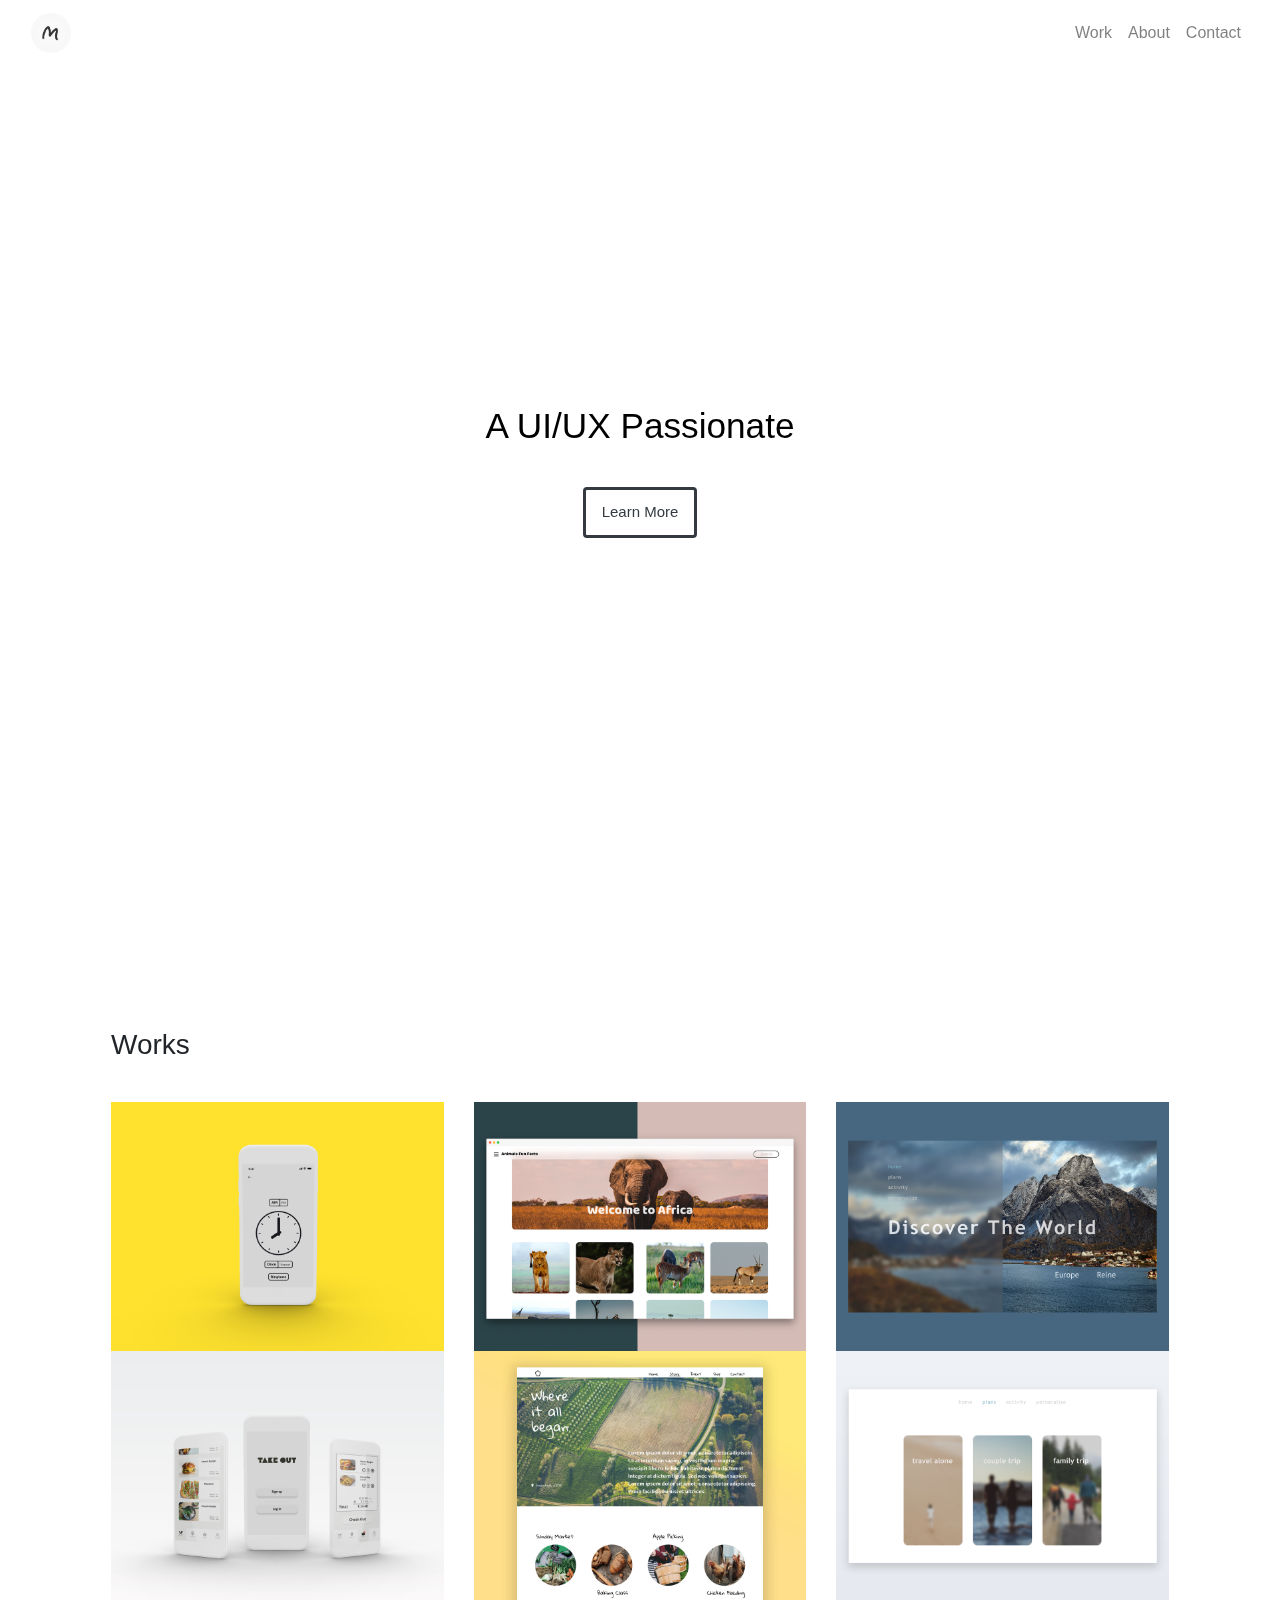
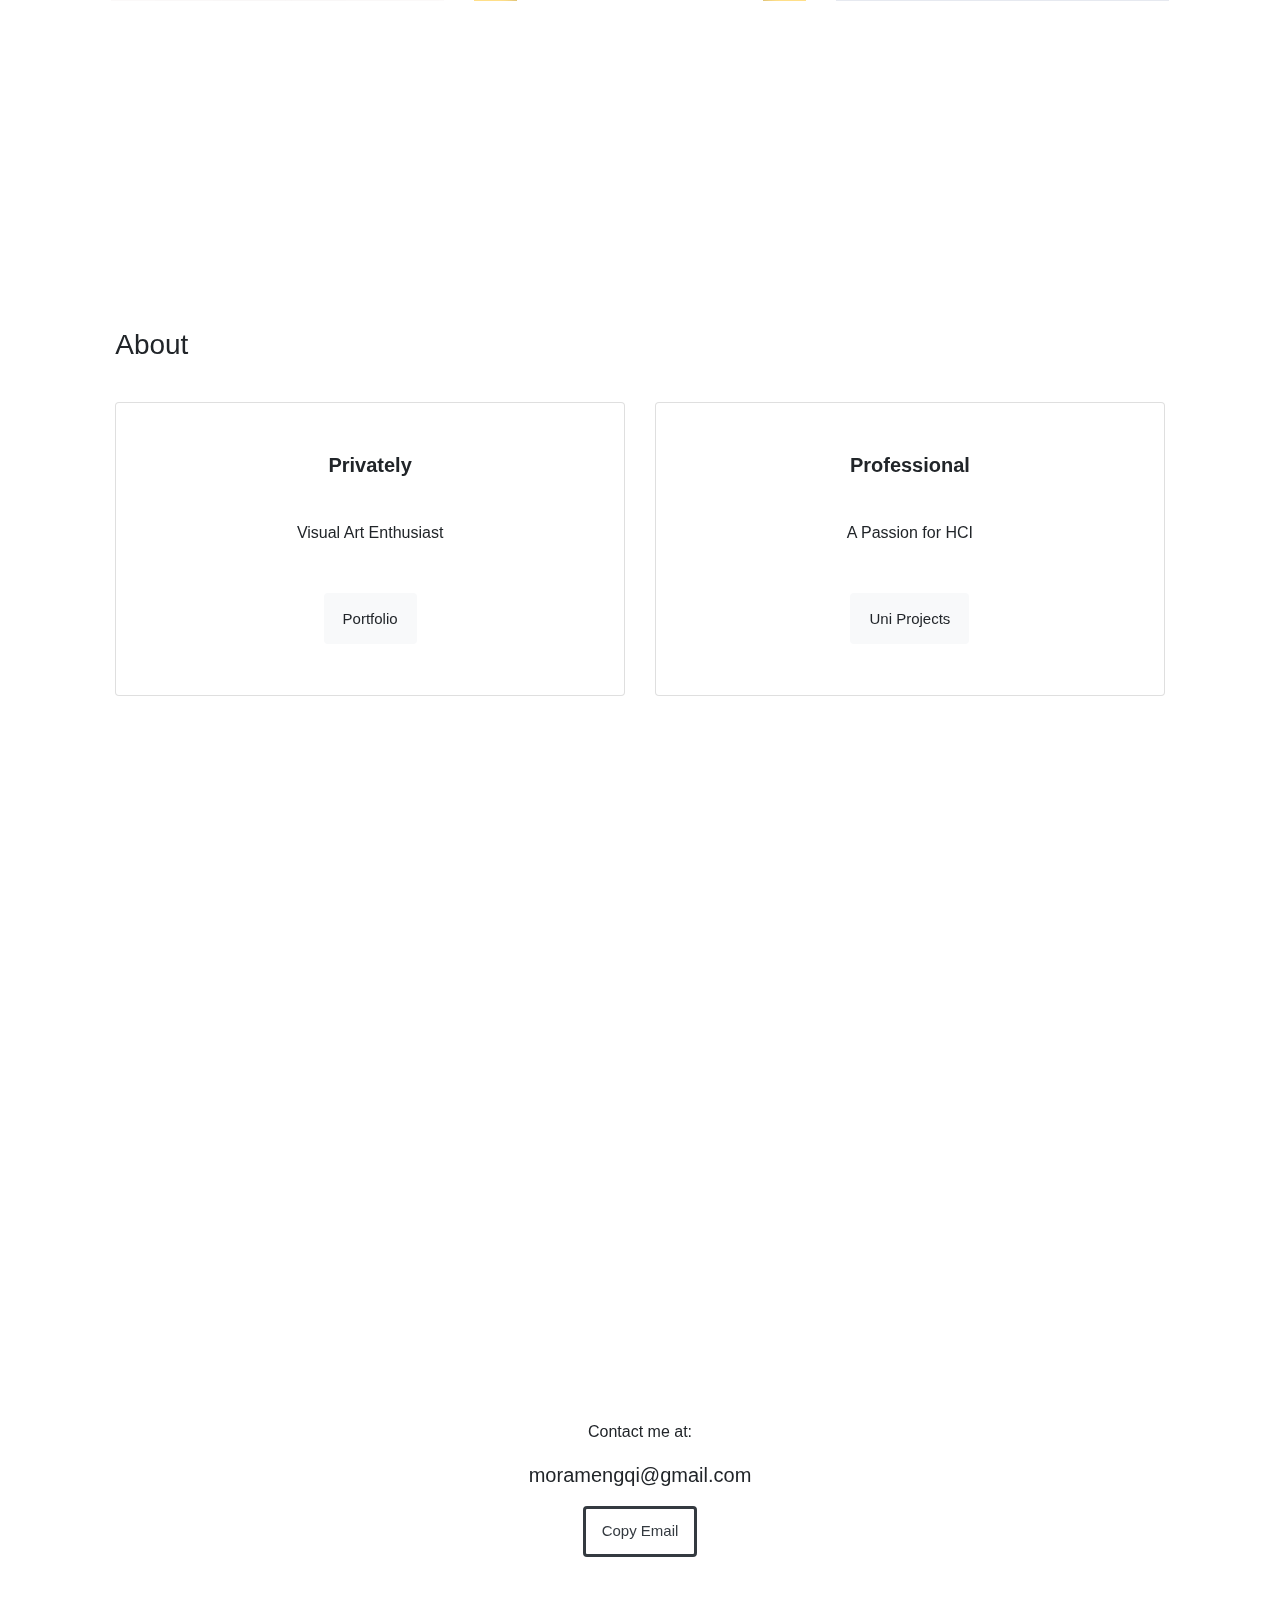
<file: index.html>
<!doctype html>
<html lang="en">
<head>
    <meta charset="utf-8">
    <meta name="viewport" content="width=device-width, initial-scale=1, shrink-to-fit=no">

    <!-- Script source -->
    <script src="https://cdnjs.cloudflare.com/ajax/libs/popper.js/1.12.9/umd/popper.min.js"></script>

    <link rel="stylesheet" href="https://stackpath.bootstrapcdn.com/bootstrap/4.4.1/css/bootstrap.min.css">

    <script src="https://ajax.googleapis.com/ajax/libs/jquery/3.4.1/jquery.min.js"></script>

    <script src="https://stackpath.bootstrapcdn.com/bootstrap/4.4.1/js/bootstrap.min.js" ></script>

    <link rel="stylesheet" href="style.css">

    <title>Meng's</title>

</head>
  
<!-- Theme https://www.youtube.com/watch?v=Ht1F9KuhJO4 -->
<body data-spy="scroll" data-target="#menu">
  <!-- Home section -->
  <div id="home">

  <nav class="navbar navbar-light navbar-transparent navbar-expand-md fixed-top"> 
    <div class="container-fluid">
       <a class="navbar-brand" href="#">
        <img src="image/logo.png" width="40" height="40" alt="logo">
       </a>
       <button class="navbar-toggler" type="button" data-toggle="collapse" data-target="#menu">
        <span class="navbar-toggler-icon"></span>
       </button>
       <div class="collapse navbar-collapse" id="menu">
        <div class="navbar-nav ml-auto">
          <a class="nav-item nav-link" href="#work">Work</a>
          <a class="nav-item nav-link" href="#about">About</a>
          <a class="nav-item nav-link" href="#contact">Contact</a>
        </div>
      </div>
    </div>
  </nav>

  <div class="landing">
      <div class="home-wrap">
          <div class="home-inner">
          </div>
      </div>
  </div>

  <div class="caption center-block text-center">
    <h3>A UI/UX Passionate</h3>
    <a href="#work" class="btn btn-outline-dark">Learn More</a>
  </div>

  </div>

  <!-- Work section -->
  <div id="work">
  <div class="container-fluid">
      <h3 class="heading">Works</h3>
  
  <div class="row no-padding">
      <div class="col-md-4">
          <a href="https://dribbble.com/shots/9395326-Clock-app?utm_source=Clipboard_Shot&utm_campaign=Mora_mq&utm_content=Clock%20app&utm_medium=Social_Share" target="_blank">
            <img src="image/01.png" alt="clock" class="work">
          </a>
      </div>
      <div class="col-md-4">
          <a href="https://dribbble.com/shots/9395510-Animal-Fun-Facts?utm_source=Clipboard_Shot&utm_campaign=Mora_mq&utm_content=Animal%20Fun%20Facts&utm_medium=Social_Share" target="_blank">
            <img src="image/02.png" alt="animal" class="work">
          </a>
    </div>
    <div class="col-md-4">
          <a href="https://dribbble.com/shots/9395519-Travel-Web?utm_source=Clipboard_Shot&utm_campaign=Mora_mq&utm_content=Travel%20Web&utm_medium=Social_Share" target="_blank">
            <img src="image/03.png" alt="travel" class="work">
          </a>
    </div>
    <div class="col-md-4">
          <a href="https://dribbble.com/shots/9395535-Takeout-app?utm_source=Clipboard_Shot&utm_campaign=Mora_mq&utm_content=Takeout%20app&utm_medium=Social_Share" target="_blank">
            <img src="image/04.png" alt="takeout" class="work">
          </a>
    </div>
    <div class="col-md-4">
          <a href="https://dribbble.com/shots/9395484-Organic-shop?utm_source=Clipboard_Shot&utm_campaign=Mora_mq&utm_content=Organic%20shop&utm_medium=Social_Share" target="_blank">
            <img src="image/05.png" alt="organic" class="work">
          </a>
    </div>
    <div class="col-md-4">
        <img src="image/06.png" alt="travel02" class="work">
    </div>
  </div>
  </div>
  </div>

  <!-- About section -->
  <div id="about">
      <h3 class="heading">About</h3>
  <div class="row no-padding">
    <div class="col-md-6">
        <div class="card text-center">
          <div class="card-body">
            <h5 class="card-title"><strong>Privately</strong></h5>
            <p class="card-text">Visual Art Enthusiast</p>
            <a href="https://www.instagram.com/mora_mq/" class="btn btn-light" target="_blank">Portfolio</a>
          </div>
        </div>
      </div>
      <div class="col-md-6">
        <div class="card text-center">
          <div class="card-body">
            <h5 class="card-title"><strong>Professional</strong></h5>
            <p class="card-text">A Passion for HCI</p>
            <a href="uniproject.html" class="btn btn-light">Uni Projects</a>
          </div>
        </div>
      </div>
  </div>
  </div>

  <!-- Contact -->
  <div id="contact">
      <div class="container-fluid center-block text-center">
        <p>Contact me at: </p> 
        <p class="lead" id="p1">moramengqi@gmail.com</p>

        <div class="container-md">
            <button type="button" class="btn btn-outline-dark" data-toggle="popover" data-placement="bottom" data-content="Copied :)" onclick="copyToClipboard('p1')">Copy Email</button>

        </div>   
      </div>
    <!-- click to copy -->
    <!-- Source https://stackoverflow.com/a/30905277 -->
    <!-- Source https://www.w3schools.com/howto/howto_js_copy_clipboard.asp -->
        <script>        
            function copyToClipboard(elementId) {

            // Create a "hidden" input
            var aux = document.createElement("input");

            // Assign it the value of the specified element
            aux.setAttribute("value", document.getElementById(elementId).innerHTML);

            // Append it to the body
            document.body.appendChild(aux);

            // Highlight its content
            aux.select();

            // Copy the highlighted text
            document.execCommand("copy");

            // Remove it from the body
            document.body.removeChild(aux);
            
            // Alert the copied text 
            //alert("Copied :)");

         }
        </script>

        <script>
            $(document).ready(function(){
              $('[data-toggle="popover"]').popover();
         });
         </script>
  </div>


</body>
</html>
</file>
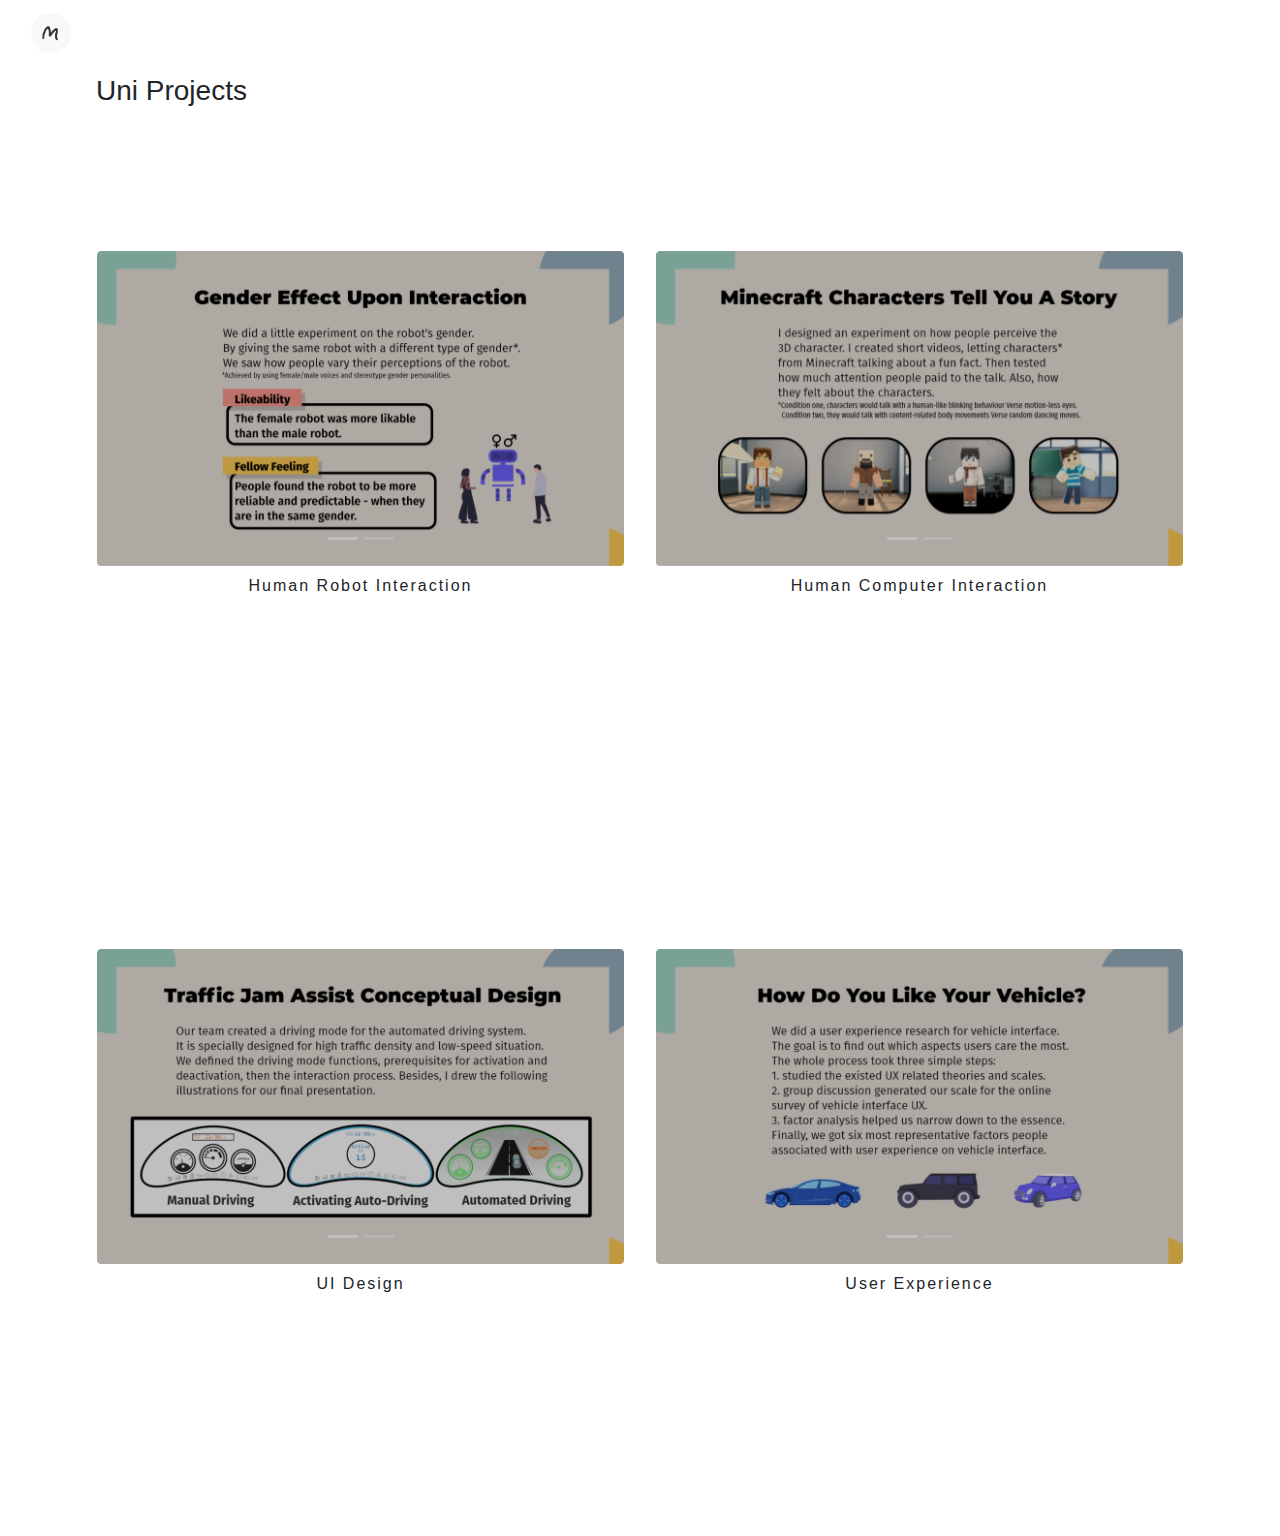
<file: uniproject.html>
<!doctype html>
<html lang="en">
<head>
    <meta charset="utf-8">
    <meta name="viewport" content="width=device-width, initial-scale=1, shrink-to-fit=no">

    <!-- Script source -->
    <script src="https://cdnjs.cloudflare.com/ajax/libs/popper.js/1.12.9/umd/popper.min.js"></script>

    <link rel="stylesheet" href="https://stackpath.bootstrapcdn.com/bootstrap/4.4.1/css/bootstrap.min.css">

    <script src="https://ajax.googleapis.com/ajax/libs/jquery/3.4.1/jquery.min.js"></script>

    <script src="https://stackpath.bootstrapcdn.com/bootstrap/4.4.1/js/bootstrap.min.js" ></script>

    <link rel="stylesheet" href="style.css">

    <title>Uni Projects</title>

</head>
<body>
    <!-- logo -->
    <nav class="navbar navbar-light navbar-transparent navbar-expand-md fixed-top"> 
      <div class="container-fluid">
         <a class="navbar-brand" href="index.html">
          <img src="image/logo.png" width="40" height="40" alt="logo">
         </a>
      </div>
    </nav>

    <div class="projects">
        <h3 class="heading">Uni Projects</h3>
        <div class="row no-padding">
            <div class="col-lg-6">
                <div id="HRI" class="carousel slide" data-ride="carousel" data-interval="false">
                    <ol class="carousel-indicators">
                      <li data-target="#HRI" data-slide-to="0" class="active"></li>
                      <li data-target="#HRI" data-slide-to="1"></li>
                    </ol>
                    <div class="carousel-inner">
                      <div class="carousel-item active">
                        <img src="image/gender.png" class="d-block w-100" alt="...">
                      </div>
                      <div class="carousel-item">
                        <img src="image/tictactoe.png" class="d-block w-100" alt="...">
                      </div>
                    </div>
                    <a class="carousel-control-prev" href="#HRI" role="button" data-slide="prev">
                      <span class="sr-only">Previous</span>
                    </a>
                    <a class="carousel-control-next" href="#HRI" role="button" data-slide="next">
                      <span class="sr-only">Next</span>
                    </a>
                  </div> 
                <p>Human Robot Interaction</p>
            </div>
            <div class="col-lg-6">
                <div id="HCI" class="carousel slide" data-ride="carousel" data-interval="false">
                    <ol class="carousel-indicators">
                      <li data-target="#HCI" data-slide-to="0" class="active"></li>
                      <li data-target="#HCI" data-slide-to="1"></li>
                    </ol>
                    <div class="carousel-inner">
                      <div class="carousel-item active">
                        <img src="image/minecraft01.png" class="d-block w-100" alt="...">
                      </div>
                      <div class="carousel-item">
                        <img src="image/minecraft02.png" class="d-block w-100" alt="...">
                      </div>
                    </div>
                    <a class="carousel-control-prev" href="#HCI" role="button" data-slide="prev">
                      <span class="sr-only">Previous</span>
                    </a>
                    <a class="carousel-control-next" href="#HCI" role="button" data-slide="next">
                      <span class="sr-only">Next</span>
                    </a>
                  </div> 
                  <p>Human Computer Interaction</p>
          </div>
          <div class="col-lg-6">
            <div id="UI" class="carousel slide" data-ride="carousel" data-interval="false">
                <ol class="carousel-indicators">
                  <li data-target="#UI" data-slide-to="0" class="active"></li>
                  <li data-target="#UI" data-slide-to="1"></li>
                </ol>
                <div class="carousel-inner">
                  <div class="carousel-item active">
                    <img src="image/uidesign.png" class="d-block w-100" alt="...">
                  </div>
                  <div class="carousel-item">
                    <img src="image/uivalue.png" class="d-block w-100" alt="...">
                  </div>
                </div>
                <a class="carousel-control-prev" href="#UI" role="button" data-slide="prev">
                  <span class="sr-only">Previous</span>
                </a>
                <a class="carousel-control-next" href="#UI" role="button" data-slide="next">
                  <span class="sr-only">Next</span>
                </a>
              </div> 
              <p>UI Design</p>
          </div>
          <div class="col-lg-6">
            <div id="UX" class="carousel slide" data-ride="carousel" data-interval="false">
                <ol class="carousel-indicators">
                  <li data-target="#UX" data-slide-to="0" class="active"></li>
                  <li data-target="#UX" data-slide-to="1"></li>
                </ol>
                <div class="carousel-inner">
                  <div class="carousel-item active">
                    <img src="image/ux01.png" class="d-block w-100" alt="...">
                  </div>
                  <div class="carousel-item">
                    <img src="image/ux02.png" class="d-block w-100" alt="...">
                  </div>
                </div>
                <a class="carousel-control-prev" href="#UX" role="button" data-slide="prev">
                  <span class="sr-only">Previous</span>
                </a>
                <a class="carousel-control-next" href="#UX" role="button" data-slide="next">
                  <span class="sr-only">Next</span>
                </a>
              </div> 
              <p>User Experience</p>
          </div>
        </div>
    </div>
    
</body>
</html>
</file>
<file: style.css>
body{
    overflow-x: hidden;
    font-family: Arial, Helvetica, sans-serif;
}

.navbar{
    text-align: right;
}

.caption{
    width: 100%;
    max-width: 100%;
    position: absolute;
    top: 45%;
    z-index: 1;
}

.caption h3{
    color: black;
    font-size: 2.2rem;
    padding-bottom: 2rem;
}


#work h3 {
    padding-bottom: 2rem;
}

#about h3 {
    padding-bottom: 2rem;
}


.btn{
    border-width: medium;
    border-radius: 0.2;
    padding: .7rem 1rem;
    font-size: 15px;
}

img.work {
    max-width: 100%;
}

.card-body {
    padding:10%;
}

.card-title {
    padding-bottom: 2rem;
}

.card-text {
    padding-bottom: 2rem;
}

#about {
    position: relative;
    height: 100vh;
    width: 82%;
    display: table;
    padding-top: 10%;
    margin: auto;
}

#work {
    position: relative;
    height: 100vh;
    width: 85%;
    display: table;
    padding-top: 10%;
    margin: auto;
}

#contact {
    position: relative;
    margin: auto;
    height: 100vh;
    width: 100%;
    display: table;
    padding: 25%;
}

.landing {
    position: relative;
    width: 100%;
    height: 100vh;
    display: table;
    z-index: -1;
}

.home-wrap {
    clip: rect(0,auto,auto,0);
    position: absolute;
    top: 0;
    left: 0;
    width: 100%;
    height: 100%;
}

.home-inner {
    position: fixed;
    display: table;
    top: 0;
    left: 0;
    width: 100%;
    height: 100%;
}

.projects {
    position: relative;
    height: 100vh;
    width: 85%;
    padding-top: 2%;
    display: table;
    margin: auto;
}

.projects h3 {
    margin-top: 3rem;
    margin-bottom: 2rem;
}

.projects p {
    font-weight: lighter;
    letter-spacing: 2px;
    text-align: center;
    margin-top: 0.5rem;
}

.col-lg-6 {
    padding-top: 10%;
    padding-bottom: 20%;
    padding-right: 1rem;
    padding-left: 1rem;
}


#HRI {
    -webkit-filter: brightness(0.75);
    -webkit-transition: all 0.1s ease-out 0.5s;
    transition: all 0.1s ease-out 0.5s;
}

#HRI:hover{
    -webkit-filter: brightness(1);
    -webkit-transition-delay: 0s;
    transition-delay: 0s;
}

#HCI {
    -webkit-filter: brightness(0.75);
    -webkit-transition: all 0.1s ease-out 0.5s;
    transition: all 0.1s ease-out 0.5s;
}

#HCI:hover{
    -webkit-filter: brightness(1);
    -webkit-transition-delay: 0s;
    transition-delay: 0s;
}

#UI {
    -webkit-filter: brightness(0.75);
    -webkit-transition: all 0.1s ease-out 0.5s;
    transition: all 0.1s ease-out 0.5s;
}

#UI:hover{
    -webkit-filter: brightness(1);
    -webkit-transition-delay: 0s;
    transition-delay: 0s;
}

#UX {
    -webkit-filter: brightness(0.75);
    -webkit-transition: all 0.1s ease-out 0.5s;
    transition: all 0.1s ease-out 0.5s;
}

#UX:hover{
    -webkit-filter: brightness(1);
    -webkit-transition-delay: 0s;
    transition-delay: 0s;
}
</file>
